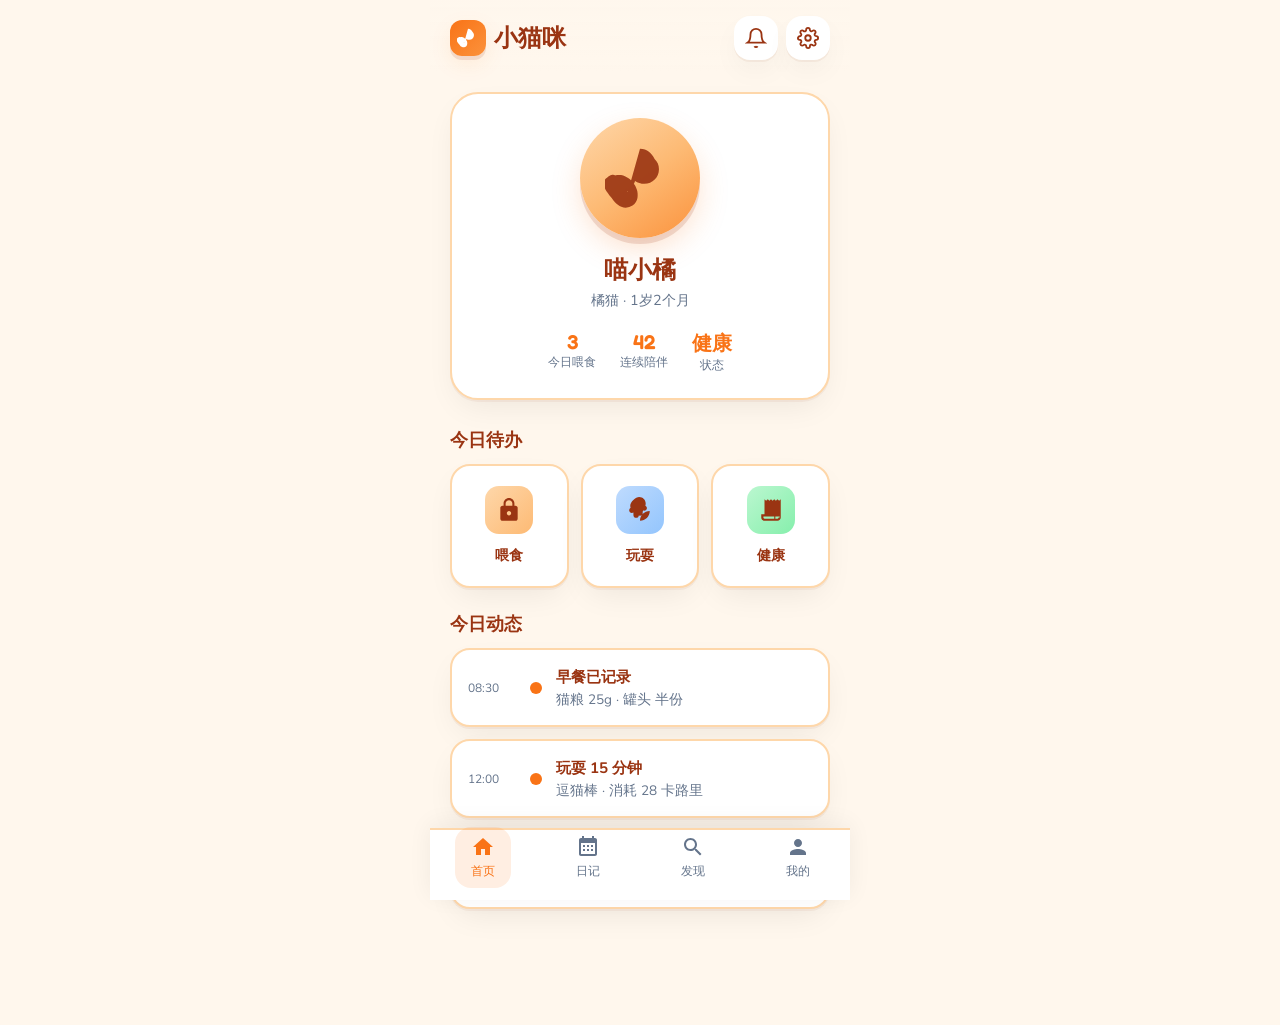
<file: .agents/skills/ui-ux-pro-max-skill-main/preview/xiaomaomi-app.html>
<!DOCTYPE html>
<html lang="zh-CN">
<head>
  <meta charset="UTF-8">
  <meta name="viewport" content="width=device-width, initial-scale=1.0">
  <title>小猫咪 - 萌宠日常</title>
  <link rel="preconnect" href="https://fonts.googleapis.com">
  <link rel="preconnect" href="https://fonts.gstatic.com" crossorigin>
  <link href="https://fonts.googleapis.com/css2?family=Fredoka:wght@400;500;600;700&family=Nunito:wght@300;400;500;600;700&display=swap" rel="stylesheet">
  <style>
    :root {
      /* Pet Tech App 配色 - 来自 UI/UX Pro Max design system */
      --primary: #F97316;
      --primary-on: #0F172A;
      --secondary: #FB923C;
      --accent: #2563EB;
      --accent-on: #FFFFFF;
      --background: #FFF7ED;
      --foreground: #9A3412;
      --card: #FFFFFF;
      --card-foreground: #9A3412;
      --muted: #F1F0F0;
      --muted-foreground: #64748B;
      --border: #FED7AA;
      --destructive: #DC2626;
      --ring: #F97316;
      --radius-outer: 28px;
      --radius-card: 20px;
      --radius-btn: 16px;
      --shadow-clay: 0 4px 0 0 rgba(154, 52, 18, 0.12), 0 8px 24px -4px rgba(249, 115, 22, 0.15);
      --shadow-card: 0 2px 0 0 rgba(154, 52, 18, 0.06), 0 12px 32px -8px rgba(0,0,0,0.08);
    }

    * { box-sizing: border-box; margin: 0; padding: 0; }
    html { font-size: 16px; }
    body {
      font-family: 'Nunito', -apple-system, sans-serif;
      background: var(--background);
      color: var(--foreground);
      min-height: 100vh;
      padding-bottom: 80px;
      -webkit-font-smoothing: antialiased;
    }

    /* Header */
    .header {
      padding: 16px 20px 12px;
      display: flex;
      align-items: center;
      justify-content: space-between;
      background: linear-gradient(180deg, rgba(255,247,237,0.98) 0%, var(--background) 100%);
      position: sticky;
      top: 0;
      z-index: 10;
    }
    .logo {
      font-family: 'Fredoka', sans-serif;
      font-weight: 700;
      font-size: 1.5rem;
      color: var(--foreground);
      display: flex;
      align-items: center;
      gap: 8px;
    }
    .logo-icon {
      width: 36px;
      height: 36px;
      background: linear-gradient(135deg, var(--primary), var(--secondary));
      border-radius: 12px;
      display: flex;
      align-items: center;
      justify-content: center;
      box-shadow: var(--shadow-clay);
    }
    .logo-icon svg {
      width: 22px;
      height: 22px;
      fill: white;
    }
    .header-actions {
      display: flex;
      gap: 8px;
    }
    .icon-btn {
      width: 44px;
      height: 44px;
      border-radius: var(--radius-btn);
      border: none;
      background: var(--card);
      color: var(--foreground);
      cursor: pointer;
      display: flex;
      align-items: center;
      justify-content: center;
      box-shadow: var(--shadow-card);
      transition: transform 0.2s ease, box-shadow 0.2s ease;
    }
    .icon-btn:hover { transform: scale(0.96); }
    .icon-btn:focus-visible { outline: 2px solid var(--ring); outline-offset: 2px; }
    .icon-btn svg { width: 22px; height: 22px; }

    /* Hero - 主猫卡片 */
    .hero {
      padding: 20px;
      margin-bottom: 8px;
    }
    .hero-card {
      background: var(--card);
      border-radius: var(--radius-outer);
      padding: 24px;
      box-shadow: var(--shadow-card);
      border: 2px solid var(--border);
      text-align: center;
    }
    .cat-avatar {
      width: 120px;
      height: 120px;
      margin: 0 auto 16px;
      background: linear-gradient(145deg, #FED7AA 0%, #FDBA74 50%, #FB923C 100%);
      border-radius: 50%;
      display: flex;
      align-items: center;
      justify-content: center;
      box-shadow: 0 6px 0 0 rgba(154, 52, 18, 0.15), 0 12px 32px -4px rgba(249, 115, 22, 0.25);
    }
    .cat-avatar svg {
      width: 70px;
      height: 70px;
      fill: var(--foreground);
      opacity: 0.9;
    }
    .hero-card h1 {
      font-family: 'Fredoka', sans-serif;
      font-size: 1.5rem;
      color: var(--foreground);
      margin-bottom: 4px;
    }
    .hero-card .subtitle {
      font-size: 0.9rem;
      color: var(--muted-foreground);
      margin-bottom: 20px;
    }
    .stats-row {
      display: flex;
      justify-content: center;
      gap: 24px;
    }
    .stat {
      text-align: center;
    }
    .stat-value {
      font-family: 'Fredoka', sans-serif;
      font-weight: 600;
      font-size: 1.25rem;
      color: var(--primary);
    }
    .stat-label {
      font-size: 0.75rem;
      color: var(--muted-foreground);
    }

    /* 快捷操作区 */
    .section-title {
      font-family: 'Fredoka', sans-serif;
      font-size: 1.1rem;
      padding: 0 20px 12px;
      color: var(--foreground);
    }
    .quick-actions {
      padding: 0 20px 24px;
      display: grid;
      grid-template-columns: repeat(3, 1fr);
      gap: 12px;
    }
    .action-card {
      background: var(--card);
      border-radius: var(--radius-card);
      padding: 20px 12px;
      text-align: center;
      box-shadow: var(--shadow-card);
      border: 2px solid var(--border);
      cursor: pointer;
      transition: transform 0.2s ease, box-shadow 0.2s ease;
      text-decoration: none;
      color: inherit;
      display: block;
    }
    .action-card:hover {
      transform: translateY(-2px);
      box-shadow: 0 4px 0 0 rgba(154, 52, 18, 0.08), 0 16px 40px -8px rgba(0,0,0,0.12);
    }
    .action-card:focus-visible { outline: 2px solid var(--ring); outline-offset: 2px; }
    .action-icon {
      width: 48px;
      height: 48px;
      margin: 0 auto 10px;
      border-radius: 14px;
      display: flex;
      align-items: center;
      justify-content: center;
    }
    .action-card:nth-child(1) .action-icon { background: linear-gradient(135deg, #FED7AA, #FDBA74); }
    .action-card:nth-child(2) .action-icon { background: linear-gradient(135deg, #BFDBFE, #93C5FD); }
    .action-card:nth-child(3) .action-icon { background: linear-gradient(135deg, #BBF7D0, #86EFAC); }
    .action-icon svg { width: 26px; height: 26px; fill: var(--foreground); }
    .action-card span {
      font-size: 0.9rem;
      font-weight: 600;
      color: var(--foreground);
    }

    /* 今日动态 */
    .feed-section {
      padding: 0 20px 24px;
    }
    .feed-card {
      background: var(--card);
      border-radius: var(--radius-card);
      padding: 16px;
      margin-bottom: 12px;
      box-shadow: var(--shadow-card);
      border: 2px solid var(--border);
      display: flex;
      align-items: center;
      gap: 14px;
    }
    .feed-time {
      font-size: 0.75rem;
      color: var(--muted-foreground);
      min-width: 48px;
    }
    .feed-dot {
      width: 12px;
      height: 12px;
      border-radius: 50%;
      background: var(--primary);
      flex-shrink: 0;
    }
    .feed-content {
      flex: 1;
    }
    .feed-content strong {
      font-size: 0.95rem;
      color: var(--foreground);
    }
    .feed-content p {
      font-size: 0.85rem;
      color: var(--muted-foreground);
      margin-top: 2px;
    }

    /* 底部导航 */
    .bottom-nav {
      position: fixed;
      bottom: 0;
      left: 0;
      right: 0;
      height: 72px;
      background: var(--card);
      border-top: 2px solid var(--border);
      display: flex;
      justify-content: space-around;
      align-items: center;
      padding: 8px 0 24px;
      box-shadow: 0 -4px 24px rgba(0,0,0,0.06);
    }
    .nav-item {
      display: flex;
      flex-direction: column;
      align-items: center;
      gap: 4px;
      color: var(--muted-foreground);
      text-decoration: none;
      font-size: 0.75rem;
      padding: 8px 16px;
      border-radius: var(--radius-btn);
      transition: color 0.2s, background 0.2s;
    }
    .nav-item:hover, .nav-item.active {
      color: var(--primary);
    }
    .nav-item.active {
      background: rgba(249, 115, 22, 0.12);
    }
    .nav-item svg {
      width: 24px;
      height: 24px;
      fill: currentColor;
    }

    /* 响应式 */
    @media (min-width: 768px) {
      body { max-width: 420px; margin: 0 auto; }
      .bottom-nav { max-width: 420px; left: 50%; transform: translateX(-50%); }
    }
  </style>
</head>
<body>
  <header class="header">
    <div class="logo">
      <div class="logo-icon" aria-hidden="true">
        <svg viewBox="0 0 24 24" xmlns="http://www.w3.org/2000/svg"><path d="M12 2c2.5 0 4 1.5 5 3.5 1 .9 1.5 2.1 1.5 3.5 0 2.8-2.2 5-5 5-1.2 0-2.3-.4-3.2-1-.1.4-.3.8-.5 1.2-.6 1.2-1.5 2.2-2.6 2.8-.3.2-.7.3-1 .5-.4.2-.8.4-1.2.5-.5.2-1 .3-1.5.3-1.7 0-3.2-1.4-3.5-3.1-.1-.5 0-1 .2-1.5.2-.4.5-.7.8-1 .4-.4.8-.7 1.2-1 .5-.3 1-.5 1.5-.6.6-.2 1.2-.2 1.8-.1.5.1 1 .3 1.5.5.4.2.8.4 1.2.7.3.2.6.5.9.8.2.2.4.4.6.7.2.2.3.5.5.7.2.3.3.6.5 1 .2.4.3.8.4 1.2.1.5.1 1 .1 1.5 0 .5-.1 1-.3 1.5-.2.5-.5.9-.8 1.3-.4.4-.9.7-1.4.9-.5.2-1 .4-1.6.4-.5 0-1-.1-1.5-.3-.4-.2-.8-.4-1.2-.7-.3-.2-.6-.5-.9-.8-.2-.2-.4-.5-.6-.7-.2-.3-.4-.5-.6-.8-.2-.2-.4-.5-.6-.7-.2-.2-.4-.5-.5-.7-.2-.2-.3-.5-.5-.7-.1-.2-.3-.4-.4-.6-.1-.2-.2-.4-.3-.6-.1-.2-.2-.4-.2-.6-.1-.2-.1-.4-.2-.6 0-.2-.1-.4-.1-.6 0-.2 0-.4.1-.6.1-.2.2-.4.3-.5.1-.2.3-.3.4-.5.2-.1.3-.3.5-.4.2-.1.3-.3.5-.4.2-.1.4-.2.6-.3.2-.1.4-.1.6-.2.2 0 .4 0 .6.1.2 0 .4.1.6.2.2.1.4.2.5.4.2.1.3.3.5.5.1.2.3.4.4.6.1.2.2.4.3.6.1.2.1.4.2.7.1.2 0 .5.1.7.1.2 0 .5 0 .7-.1.2-.1.5-.2.7-.4.2-.2.4-.4.6-.6.2-.2.3-.5.5-.7.1-.2.3-.5.4-.7.1-.2.2-.5.3-.7.1-.2.1-.5.2-.7 0-.2.1-.5.1-.7 0-.2 0-.5-.1-.7-.1-.2-.2-.4-.4-.6-.2-.2-.4-.3-.6-.5-.2-.1-.4-.2-.7-.3-.2-.1-.5-.1-.7-.1-.2 0-.5.1-.7.2-.2.1-.4.2-.6.4-.2.2-.3.4-.5.6-.1.2-.2.4-.3.6-.1.2-.1.4-.2.6 0 .2 0 .4.1.6.1.2.1.4.2.5.1.2.2.3.3.5.1.2.2.4.3.5.1.2.2.3.3.5.1.2.1.3.2.5.1.2.1.3.2.5.1.2.1.3.1.5 0 .2.1.4.1.5.1.2 0 .3.1.5.1.2.1.3.2.5.2.2.1.3.2.5.2.2.1.3.3.5.3.2.1.3.3.5.3.2.1.3.3.5.3.2.1.3.3.5.3z"/></svg>
      </div>
      小猫咪
    </div>
    <div class="header-actions">
      <button type="button" class="icon-btn" aria-label="通知">
        <svg viewBox="0 0 24 24" fill="none" stroke="currentColor" stroke-width="2"><path d="M18 8A6 6 0 0 0 6 8c0 7-3 9-3 9h18s-3-2-3-9"/><path d="M13.73 21a2 2 0 0 1-3.46 0"/></svg>
      </button>
      <button type="button" class="icon-btn" aria-label="设置">
        <svg viewBox="0 0 24 24" fill="none" stroke="currentColor" stroke-width="2"><circle cx="12" cy="12" r="3"/><path d="M19.4 15a1.65 1.65 0 0 0 .33 1.82l.06.06a2 2 0 0 1 0 2.83 2 2 0 0 1-2.83 0l-.06-.06a1.65 1.65 0 0 0-1.82-.33 1.65 1.65 0 0 0-1 1.51V21a2 2 0 0 1-2 2 2 2 0 0 1-2-2v-.09A1.65 1.65 0 0 0 9 19.4a1.65 1.65 0 0 0-1.82.33l-.06.06a2 2 0 0 1-2.83 0 2 2 0 0 1 0-2.83l.06-.06a1.65 1.65 0 0 0 .33-1.82 1.65 1.65 0 0 0-1.51-1H3a2 2 0 0 1-2-2 2 2 0 0 1 2-2h.09A1.65 1.65 0 0 0 4.6 9a1.65 1.65 0 0 0-.33-1.82l-.06-.06a2 2 0 0 1 0-2.83 2 2 0 0 1 2.83 0l.06.06a1.65 1.65 0 0 0 1.82.33H9a1.65 1.65 0 0 0 1-1.51V3a2 2 0 0 1 2-2 2 2 0 0 1 2 2v.09a1.65 1.65 0 0 0 1 1.51 1.65 1.65 0 0 0 1.82-.33l.06-.06a2 2 0 0 1 2.83 0 2 2 0 0 1 0 2.83l-.06.06a1.65 1.65 0 0 0-.33 1.82V9a1.65 1.65 0 0 0 1.51 1H21a2 2 0 0 1 2 2 2 2 0 0 1-2 2h-.09a1.65 1.65 0 0 0-1.51 1z"/></svg>
      </button>
    </div>
  </header>

  <main>
    <section class="hero">
      <div class="hero-card">
        <div class="cat-avatar" role="img" aria-label="猫咪头像">
          <svg viewBox="0 0 24 24" xmlns="http://www.w3.org/2000/svg"><path d="M12 2c2.5 0 4 1.5 5 3.5 1 .9 1.5 2.1 1.5 3.5 0 2.8-2.2 5-5 5-1.2 0-2.3-.4-3.2-1-.1.4-.3.8-.5 1.2-.6 1.2-1.5 2.2-2.6 2.8-.3.2-.7.3-1 .5-.4.2-.8.4-1.2.5-.5.2-1 .3-1.5.3-1.7 0-3.2-1.4-3.5-3.1-.1-.5 0-1 .2-1.5.2-.4.5-.7.8-1 .4-.4.8-.7 1.2-1 .5-.3 1-.5 1.5-.6.6-.2 1.2-.2 1.8-.1.5.1 1 .3 1.5.5.4.2.8.4 1.2.7.3.2.6.5.9.8.2.2.4.4.6.7.2.2.3.5.5.7.2.3.3.6.5 1 .2.4.3.8.4 1.2.1.5.1 1 .1 1.5 0 .5-.1 1-.3 1.5-.2.5-.5.9-.8 1.3-.4.4-.9.7-1.4.9-.5.2-1 .4-1.6.4-.5 0-1-.1-1.5-.3-.4-.2-.8-.4-1.2-.7-.3-.2-.6-.5-.9-.8-.2-.2-.4-.5-.6-.7-.2-.3-.4-.5-.6-.8-.2-.2-.4-.5-.6-.7-.2-.2-.4-.5-.5-.7-.2-.2-.3-.5-.5-.7-.1-.2-.3-.4-.4-.6-.1-.2-.2-.4-.3-.6-.1-.2-.2-.4-.2-.6-.1-.2-.1-.4-.2-.6 0-.2-.1-.4-.1-.6 0-.2 0-.4.1-.6.1-.2.2-.4.3-.5.1-.2.3-.3.4-.5.2-.1.3-.3.5-.4.2-.1.3-.3.5-.4.2-.1.4-.2.6-.3.2-.1.4-.1.6-.2.2 0 .4 0 .6.1.2 0 .4.1.6.2.2.1.4.2.5.4.2.1.3.3.5.5.1.2.3.4.4.6.1.2.2.4.3.6.1.2.1.4.2.7.1.2 0 .5.1.7.1.2 0 .5 0 .7-.1.2-.1.5-.2.7-.4.2-.2.4-.4.6-.6.2-.2.3-.5.5-.7.1-.2.3-.5.4-.7.1-.2.2-.5.3-.7.1-.2.1-.5.2-.7 0-.2.1-.5.1-.7 0-.2 0-.5-.1-.7-.1-.2-.2-.4-.4-.6-.2-.2-.4-.3-.6-.5-.2-.1-.4-.2-.7-.3-.2-.1-.5-.1-.7-.1-.2 0-.5.1-.7.2-.2.1-.4.2-.6.4-.2.2-.3.4-.5.6-.1.2-.2.4-.3.6-.1.2-.1.4-.2.6 0 .2 0 .4.1.6.1.2.1.4.2.5.1.2.2.3.3.5.1.2.2.4.3.5.1.2.2.3.3.5.1.2.1.3.2.5.1.2.1.3.2.5.1.2.1.3.1.5 0 .2.1.4.1.5.1.2 0 .3.1.5.1.2.1.3.2.5.2.2.1.3.2.5.2.2.1.3.3.5.3.2.1.3.3.5.3.2.1.3.3.5.3.2.1.3.3.5.3z"/></svg>
        </div>
        <h1>喵小橘</h1>
        <p class="subtitle">橘猫 · 1岁2个月</p>
        <div class="stats-row">
          <div class="stat">
            <div class="stat-value">3</div>
            <div class="stat-label">今日喂食</div>
          </div>
          <div class="stat">
            <div class="stat-value">42</div>
            <div class="stat-label">连续陪伴</div>
          </div>
          <div class="stat">
            <div class="stat-value">健康</div>
            <div class="stat-label">状态</div>
          </div>
        </div>
      </div>
    </section>

    <h2 class="section-title">今日待办</h2>
    <div class="quick-actions">
      <a href="#" class="action-card">
        <div class="action-icon">
          <svg viewBox="0 0 24 24" xmlns="http://www.w3.org/2000/svg"><path d="M18 8h-1V6c0-2.76-2.24-5-5-5S7 3.24 7 6v2H6c-1.1 0-2 .9-2 2v10c0 1.1.9 2 2 2h12c1.1 0 2-.9 2-2V10c0-1.1-.9-2-2-2zm-6 9c-1.1 0-2-.9-2-2s.9-2 2-2 2 .9 2 2-.9 2-2 2zm3.1-9H8.9V6c0-1.71 1.39-3.1 3.1-3.1 1.71 0 3.1 1.39 3.1 3.1v2z"/></svg>
        </div>
        <span>喂食</span>
      </a>
      <a href="#" class="action-card">
        <div class="action-icon">
          <svg viewBox="0 0 24 24" xmlns="http://www.w3.org/2000/svg"><path d="M12 22c4.97 0 9-4.03 9-9-4.97 0-9 4.03-9 9zM5.6 10.25c0 1.38 1.12 2.5 2.5 2.5.53 0 1.01-.16 1.42-.44l-.02 2.44c0 1.38 1.12 2.5 2.5 2.5s2.5-1.12 2.5-2.5l-.02-2.44c.4.28.89.44 1.42.44 1.38 0 2.5-1.12 2.5-2.5 0-1-.6-1.86-1.44-2.28.19-.59.31-1.23.31-1.91 0-3.31-2.69-6-6-6S3 4.69 3 8c0 .68.12 1.32.31 1.91C2.6 10.39 2 11.25 2 12.25 2 13.63 3.12 14.75 4.5 14.75c.53 0 1.01-.16 1.42-.44l.02 2.44c0 1.38 1.12 2.5 2.5 2.5s2.5-1.12 2.5-2.5l.02-2.44c.4.28.89.44 1.42.44 1.38 0 2.5-1.12 2.5-2.5 0-1-.6-1.86-1.44-2.28.19-.59.31-1.23.31-1.91 0-3.31-2.69-6-6-6z"/></svg>
        </div>
        <span>玩耍</span>
      </a>
      <a href="#" class="action-card">
        <div class="action-icon">
          <svg viewBox="0 0 24 24" xmlns="http://www.w3.org/2000/svg"><path d="M19.5 3.5L18 2l-1.5 1.5L15 2l-1.5 1.5L12 2l-1.5 1.5L9 2 7.5 3.5 6 2v14H3v3c0 1.66 1.34 3 3 3h12c1.66 0 3-1.34 3-3V2l-1.5 1.5zM15 20H6c-.55 0-1-.45-1-1v-1h10v2zm4-1c0 .55-.45 1-1 1h-2v-2h4v1z"/></svg>
        </div>
        <span>健康</span>
      </a>
    </div>

    <h2 class="section-title">今日动态</h2>
    <section class="feed-section">
      <div class="feed-card">
        <span class="feed-time">08:30</span>
        <span class="feed-dot"></span>
        <div class="feed-content">
          <strong>早餐已记录</strong>
          <p>猫粮 25g · 罐头 半份</p>
        </div>
      </div>
      <div class="feed-card">
        <span class="feed-time">12:00</span>
        <span class="feed-dot"></span>
        <div class="feed-content">
          <strong>玩耍 15 分钟</strong>
          <p>逗猫棒 · 消耗 28 卡路里</p>
        </div>
      </div>
      <div class="feed-card">
        <span class="feed-time">18:00</span>
        <span class="feed-dot"></span>
        <div class="feed-content">
          <strong>晚餐待喂</strong>
          <p>点击记录今日晚餐</p>
        </div>
      </div>
    </section>
  </main>

  <nav class="bottom-nav" aria-label="主导航">
    <a href="#" class="nav-item active" aria-current="page">
      <svg viewBox="0 0 24 24"><path d="M10 20v-6h4v6h5v-8h3L12 3 2 12h3v8z"/></svg>
      首页
    </a>
    <a href="#" class="nav-item">
      <svg viewBox="0 0 24 24"><path d="M19 3h-1V1h-2v2H8V1H6v2H5c-1.11 0-1.99.9-1.99 2L3 19c0 1.1.89 2 2 2h14c1.1 0 2-.9 2-2V5c0-1.1-.9-2-2-2zm0 16H5V8h14v11zM9 10H7v2h2v-2zm4 0h-2v2h2v-2zm4 0h-2v2h2v-2zm-8 4H7v2h2v-2zm4 0h-2v2h2v-2zm4 0h-2v2h2v-2z"/></svg>
      日记
    </a>
    <a href="#" class="nav-item">
      <svg viewBox="0 0 24 24"><path d="M15.5 14h-.79l-.28-.27C15.41 12.59 16 11.11 16 9.5 16 5.91 13.09 3 9.5 3S3 5.91 3 9.5 5.91 16 9.5 16c1.61 0 3.09-.59 4.23-1.57l.27.28v.79l5 4.99L20.49 19l-4.99-5zm-6 0C7.01 14 5 11.99 5 9.5S7.01 5 9.5 5 14 7.01 14 9.5 11.99 14 9.5 14z"/></svg>
      发现
    </a>
    <a href="#" class="nav-item">
      <svg viewBox="0 0 24 24"><path d="M12 12c2.21 0 4-1.79 4-4s-1.79-4-4-4-4 1.79-4 4 1.79 4 4 4zm0 2c-2.67 0-8 1.34-8 4v2h16v-2c0-2.66-5.33-4-8-4z"/></svg>
      我的
    </a>
  </nav>
</body>
</html>
</file>
